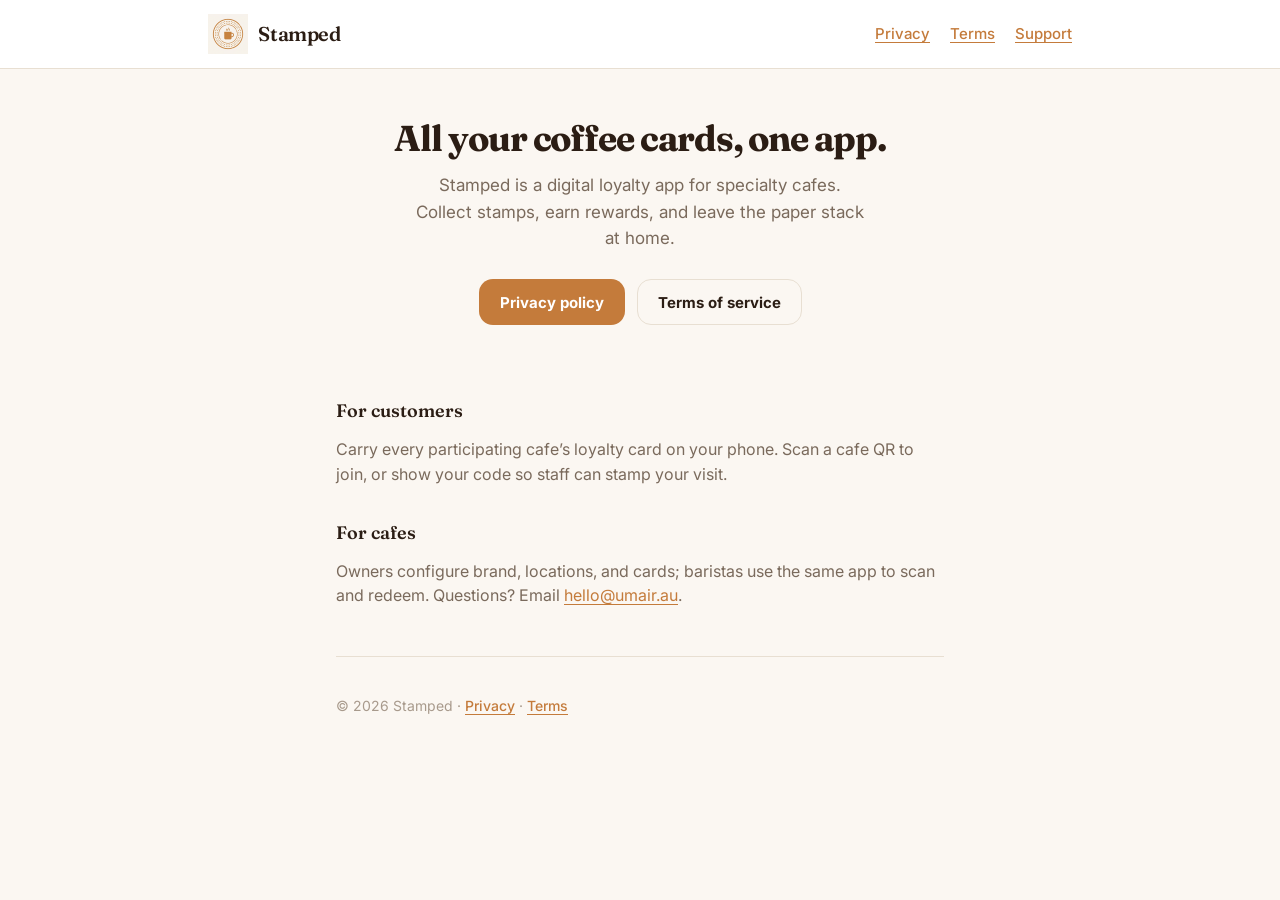
<file: index.html>
<!DOCTYPE html>
<html lang="en">
  <head>
    <meta charset="utf-8" />
    <meta name="viewport" content="width=device-width, initial-scale=1" />
    <title>Stamped — Coffee loyalty, one app</title>
    <meta
      name="description"
      content="Stamped replaces paper punch cards. Collect stamps from participating cafes, redeem rewards, and keep every card in one app."
    />
    <link rel="preconnect" href="https://fonts.googleapis.com" />
    <link rel="preconnect" href="https://fonts.gstatic.com" crossorigin />
    <link
      href="https://fonts.googleapis.com/css2?family=Fraunces:opsz,wght@9..144,600;9..144,700&family=Inter:wght@400;500;700&display=swap"
      rel="stylesheet"
    />
    <link rel="stylesheet" href="assets/styles.css" />
    <link rel="icon" href="assets/logo.png" type="image/png" />
  </head>
  <body>
    <header class="site-header">
      <div class="site-header__inner">
        <a class="logo" href="./" aria-label="Stamped home">
          <img class="logo__mark" src="assets/logo.png" width="160" height="160" alt="" />
          <span class="logo__word">Stamped</span>
        </a>
        <nav class="nav" aria-label="Legal">
          <a href="privacy/">Privacy</a>
          <a href="terms/">Terms</a>
          <a href="mailto:hello@umair.au?subject=Stamped%20support">Support</a>
        </nav>
      </div>
    </header>

    <div class="hero">
      <h1>All your coffee cards, one app.</h1>
      <p>
        Stamped is a digital loyalty app for specialty cafes. Collect stamps, earn rewards, and
        leave the paper stack at home.
      </p>
      <div class="hero-actions">
        <a class="btn btn--primary" href="privacy/">Privacy policy</a>
        <a class="btn btn--secondary" href="terms/">Terms of service</a>
      </div>
    </div>

    <main>
      <section>
        <h2>For customers</h2>
        <p>
          Carry every participating cafe’s loyalty card on your phone. Scan a cafe QR to join, or
          show your code so staff can stamp your visit.
        </p>
      </section>
      <section>
        <h2>For cafes</h2>
        <p>
          Owners configure brand, locations, and cards; baristas use the same app to scan and
          redeem. Questions? Email
          <a href="mailto:hello@umair.au?subject=Stamped%20support">hello@umair.au</a>.
        </p>
      </section>
      <footer class="site-footer">
        <p>
          © <span id="y"></span> Stamped ·
          <a href="privacy/">Privacy</a> ·
          <a href="terms/">Terms</a>
        </p>
      </footer>
    </main>
    <script>
      document.getElementById('y').textContent = new Date().getFullYear();
    </script>
  </body>
</html>
</file>
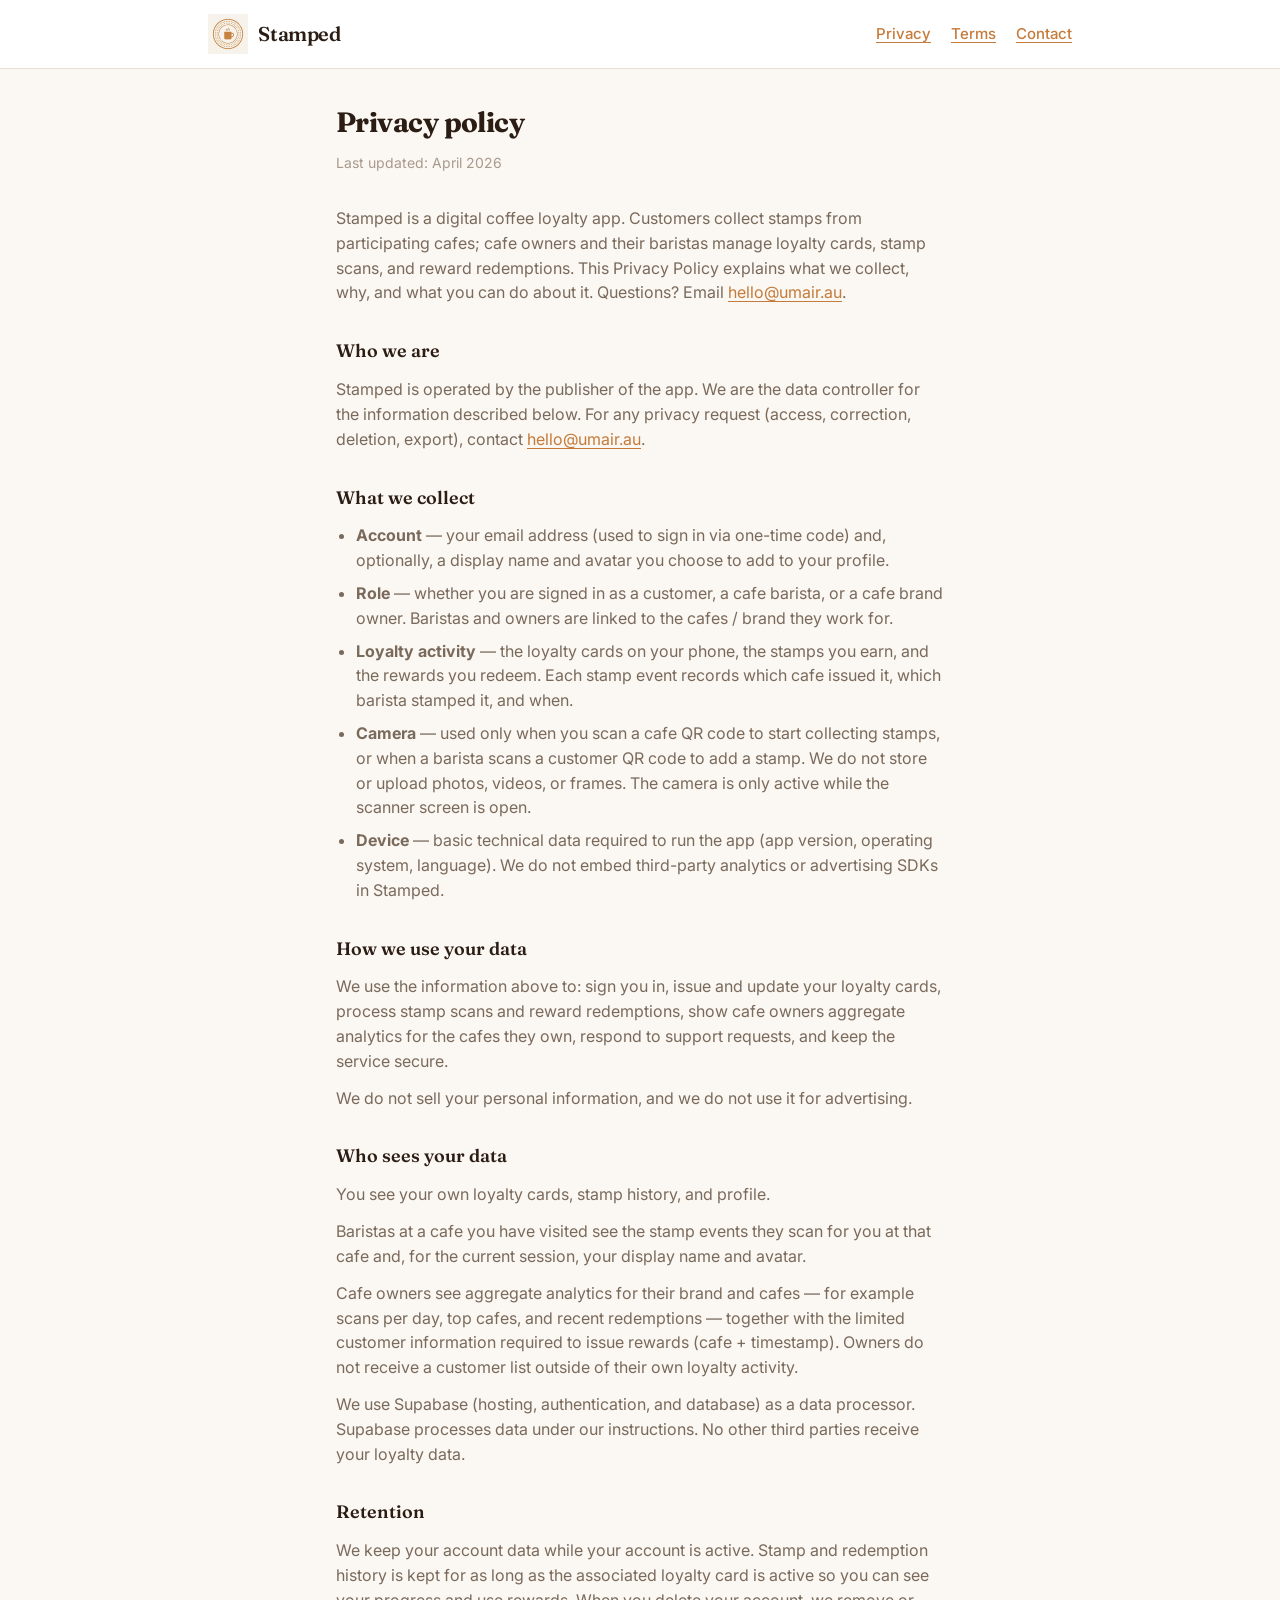
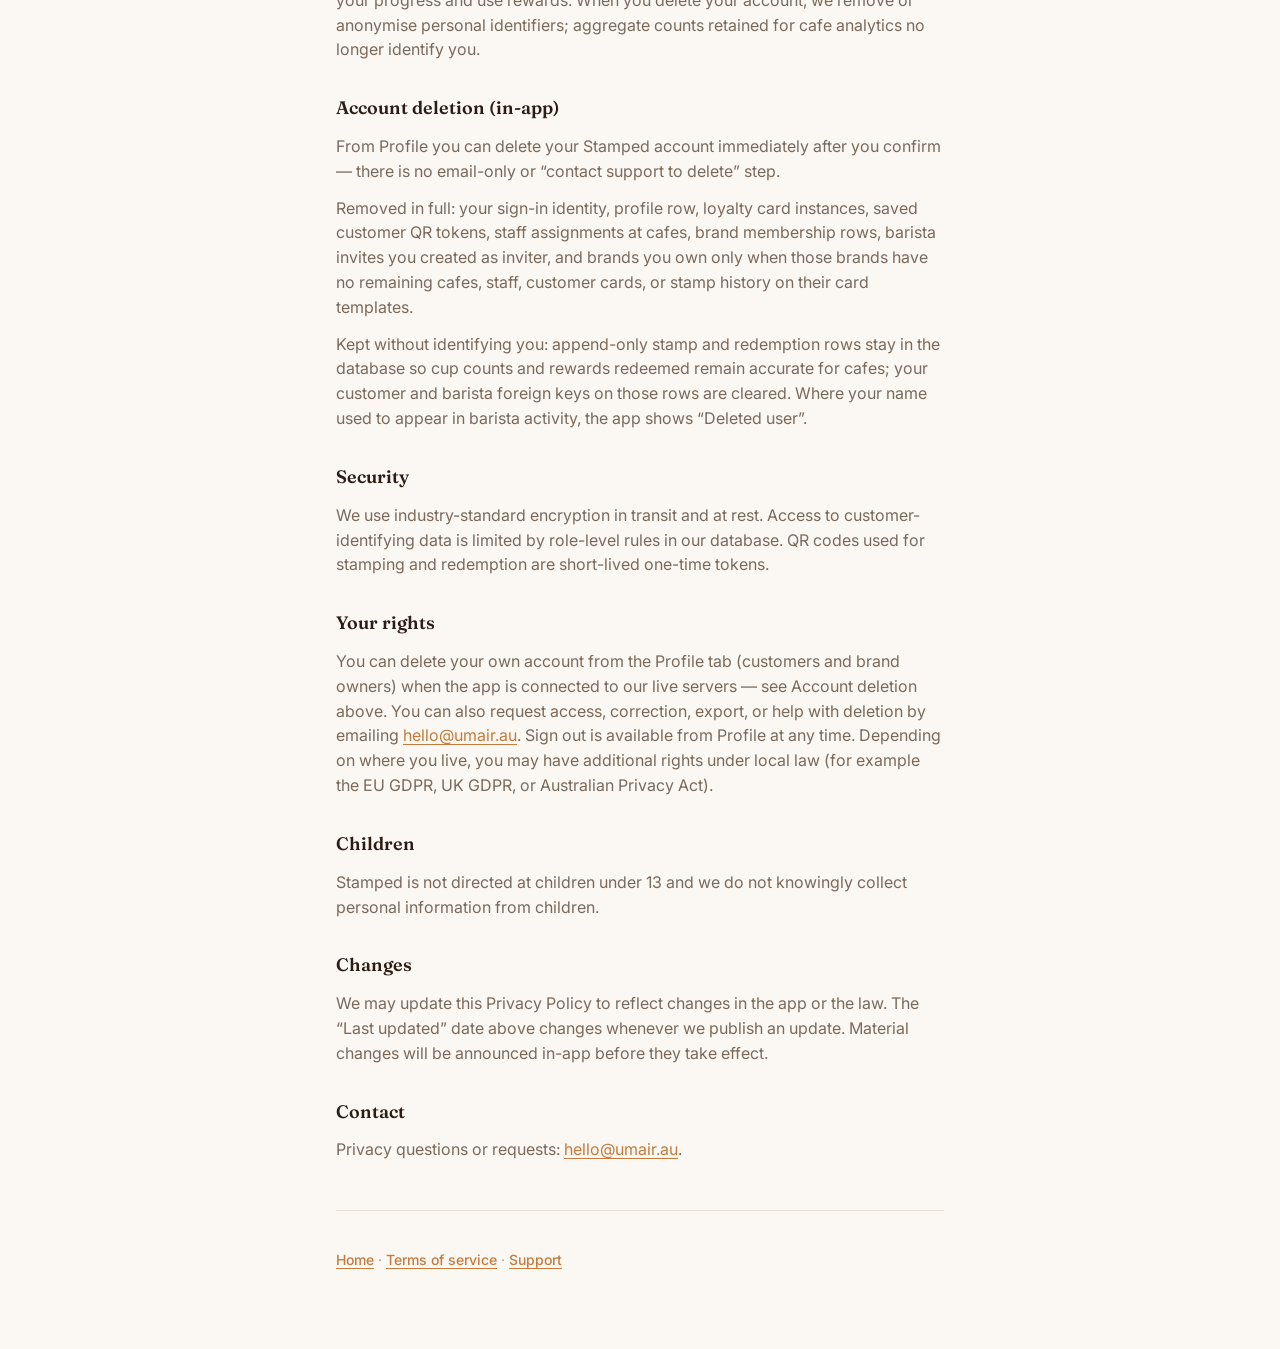
<file: privacy/index.html>
<!DOCTYPE html>
<html lang="en">
  <head>
    <meta charset="utf-8" />
    <meta name="viewport" content="width=device-width, initial-scale=1" />
    <title>Privacy policy — Stamped</title>
    <meta name="description" content="Privacy policy for the Stamped coffee loyalty app." />
    <link rel="preconnect" href="https://fonts.googleapis.com" />
    <link rel="preconnect" href="https://fonts.gstatic.com" crossorigin />
    <link
      href="https://fonts.googleapis.com/css2?family=Fraunces:opsz,wght@9..144,600;9..144,700&family=Inter:wght@400;500;700&display=swap"
      rel="stylesheet"
    />
    <link rel="stylesheet" href="../assets/styles.css" />
    <link rel="icon" href="../assets/logo.png" type="image/png" />
  </head>
  <body>
    <header class="site-header">
      <div class="site-header__inner">
        <a class="logo" href="../" aria-label="Stamped home">
          <img class="logo__mark" src="../assets/logo.png" width="160" height="160" alt="" />
          <span class="logo__word">Stamped</span>
        </a>
        <nav class="nav" aria-label="Legal">
          <a href="./" aria-current="page">Privacy</a>
          <a href="../terms/">Terms</a>
          <a href="mailto:hello@umair.au?subject=Stamped%20privacy">Contact</a>
        </nav>
      </div>
    </header>

    <main>
      <article>
        <h1 class="doc-title">Privacy policy</h1>
        <p class="doc-meta">Last updated: April 2026</p>

        <section id="intro">
          <p>
            Stamped is a digital coffee loyalty app. Customers collect stamps from participating
            cafes; cafe owners and their baristas manage loyalty cards, stamp scans, and reward
            redemptions. This Privacy Policy explains what we collect, why, and what you can do
            about it. Questions? Email
            <a href="mailto:hello@umair.au?subject=Stamped%20privacy">hello@umair.au</a>.
          </p>
        </section>

        <section id="who">
          <h2>Who we are</h2>
          <p>
            Stamped is operated by the publisher of the app. We are the data controller for the
            information described below. For any privacy request (access, correction, deletion,
            export), contact
            <a href="mailto:hello@umair.au?subject=Stamped%20privacy%20request">hello@umair.au</a>.
          </p>
        </section>

        <section id="collect">
          <h2>What we collect</h2>
          <ul class="lead">
            <li>
              <strong>Account</strong> — your email address (used to sign in via one-time code)
              and, optionally, a display name and avatar you choose to add to your profile.
            </li>
            <li>
              <strong>Role</strong> — whether you are signed in as a customer, a cafe barista, or a
              cafe brand owner. Baristas and owners are linked to the cafes / brand they work for.
            </li>
            <li>
              <strong>Loyalty activity</strong> — the loyalty cards on your phone, the stamps you
              earn, and the rewards you redeem. Each stamp event records which cafe issued it,
              which barista stamped it, and when.
            </li>
            <li>
              <strong>Camera</strong> — used only when you scan a cafe QR code to start collecting
              stamps, or when a barista scans a customer QR code to add a stamp. We do not store or
              upload photos, videos, or frames. The camera is only active while the scanner screen
              is open.
            </li>
            <li>
              <strong>Device</strong> — basic technical data required to run the app (app version,
              operating system, language). We do not embed third-party analytics or advertising SDKs
              in Stamped.
            </li>
          </ul>
        </section>

        <section id="use">
          <h2>How we use your data</h2>
          <p>
            We use the information above to: sign you in, issue and update your loyalty cards,
            process stamp scans and reward redemptions, show cafe owners aggregate analytics for the
            cafes they own, respond to support requests, and keep the service secure.
          </p>
          <p>We do not sell your personal information, and we do not use it for advertising.</p>
        </section>

        <section id="who-sees">
          <h2>Who sees your data</h2>
          <p>You see your own loyalty cards, stamp history, and profile.</p>
          <p>
            Baristas at a cafe you have visited see the stamp events they scan for you at that cafe
            and, for the current session, your display name and avatar.
          </p>
          <p>
            Cafe owners see aggregate analytics for their brand and cafes — for example scans per
            day, top cafes, and recent redemptions — together with the limited customer information
            required to issue rewards (cafe + timestamp). Owners do not receive a customer list
            outside of their own loyalty activity.
          </p>
          <p>
            We use Supabase (hosting, authentication, and database) as a data processor. Supabase
            processes data under our instructions. No other third parties receive your loyalty
            data.
          </p>
        </section>

        <section id="retention">
          <h2>Retention</h2>
          <p>
            We keep your account data while your account is active. Stamp and redemption history is
            kept for as long as the associated loyalty card is active so you can see your progress
            and use rewards. When you delete your account, we remove or anonymise personal
            identifiers; aggregate counts retained for cafe analytics no longer identify you.
          </p>
        </section>

        <section id="deletion">
          <h2>Account deletion (in-app)</h2>
          <p>
            From Profile you can delete your Stamped account immediately after you confirm — there
            is no email-only or “contact support to delete” step.
          </p>
          <p>
            Removed in full: your sign-in identity, profile row, loyalty card instances, saved
            customer QR tokens, staff assignments at cafes, brand membership rows, barista invites you
            created as inviter, and brands you own only when those brands have no remaining cafes,
            staff, customer cards, or stamp history on their card templates.
          </p>
          <p>
            Kept without identifying you: append-only stamp and redemption rows stay in the database
            so cup counts and rewards redeemed remain accurate for cafes; your customer and barista
            foreign keys on those rows are cleared. Where your name used to appear in barista
            activity, the app shows “Deleted user”.
          </p>
        </section>

        <section id="security">
          <h2>Security</h2>
          <p>
            We use industry-standard encryption in transit and at rest. Access to
            customer-identifying data is limited by role-level rules in our database. QR codes used
            for stamping and redemption are short-lived one-time tokens.
          </p>
        </section>

        <section id="rights">
          <h2>Your rights</h2>
          <p>
            You can delete your own account from the Profile tab (customers and brand owners) when
            the app is connected to our live servers — see Account deletion above. You can also
            request access, correction, export, or help with deletion by emailing
            <a href="mailto:hello@umair.au?subject=Stamped%20privacy%20request">hello@umair.au</a>.
            Sign out is available from Profile at any time. Depending on where you live, you may
            have additional rights under local law (for example the EU GDPR, UK GDPR, or Australian
            Privacy Act).
          </p>
        </section>

        <section id="children">
          <h2>Children</h2>
          <p>
            Stamped is not directed at children under 13 and we do not knowingly collect personal
            information from children.
          </p>
        </section>

        <section id="changes">
          <h2>Changes</h2>
          <p>
            We may update this Privacy Policy to reflect changes in the app or the law. The “Last
            updated” date above changes whenever we publish an update. Material changes will be
            announced in-app before they take effect.
          </p>
        </section>

        <section id="contact">
          <h2>Contact</h2>
          <p>
            Privacy questions or requests:
            <a href="mailto:hello@umair.au?subject=Stamped%20privacy">hello@umair.au</a>.
          </p>
        </section>

        <footer class="site-footer">
          <p>
            <a href="../">Home</a> ·
            <a href="../terms/">Terms of service</a> ·
            <a href="mailto:hello@umair.au?subject=Stamped%20support">Support</a>
          </p>
        </footer>
      </article>
    </main>
  </body>
</html>
</file>
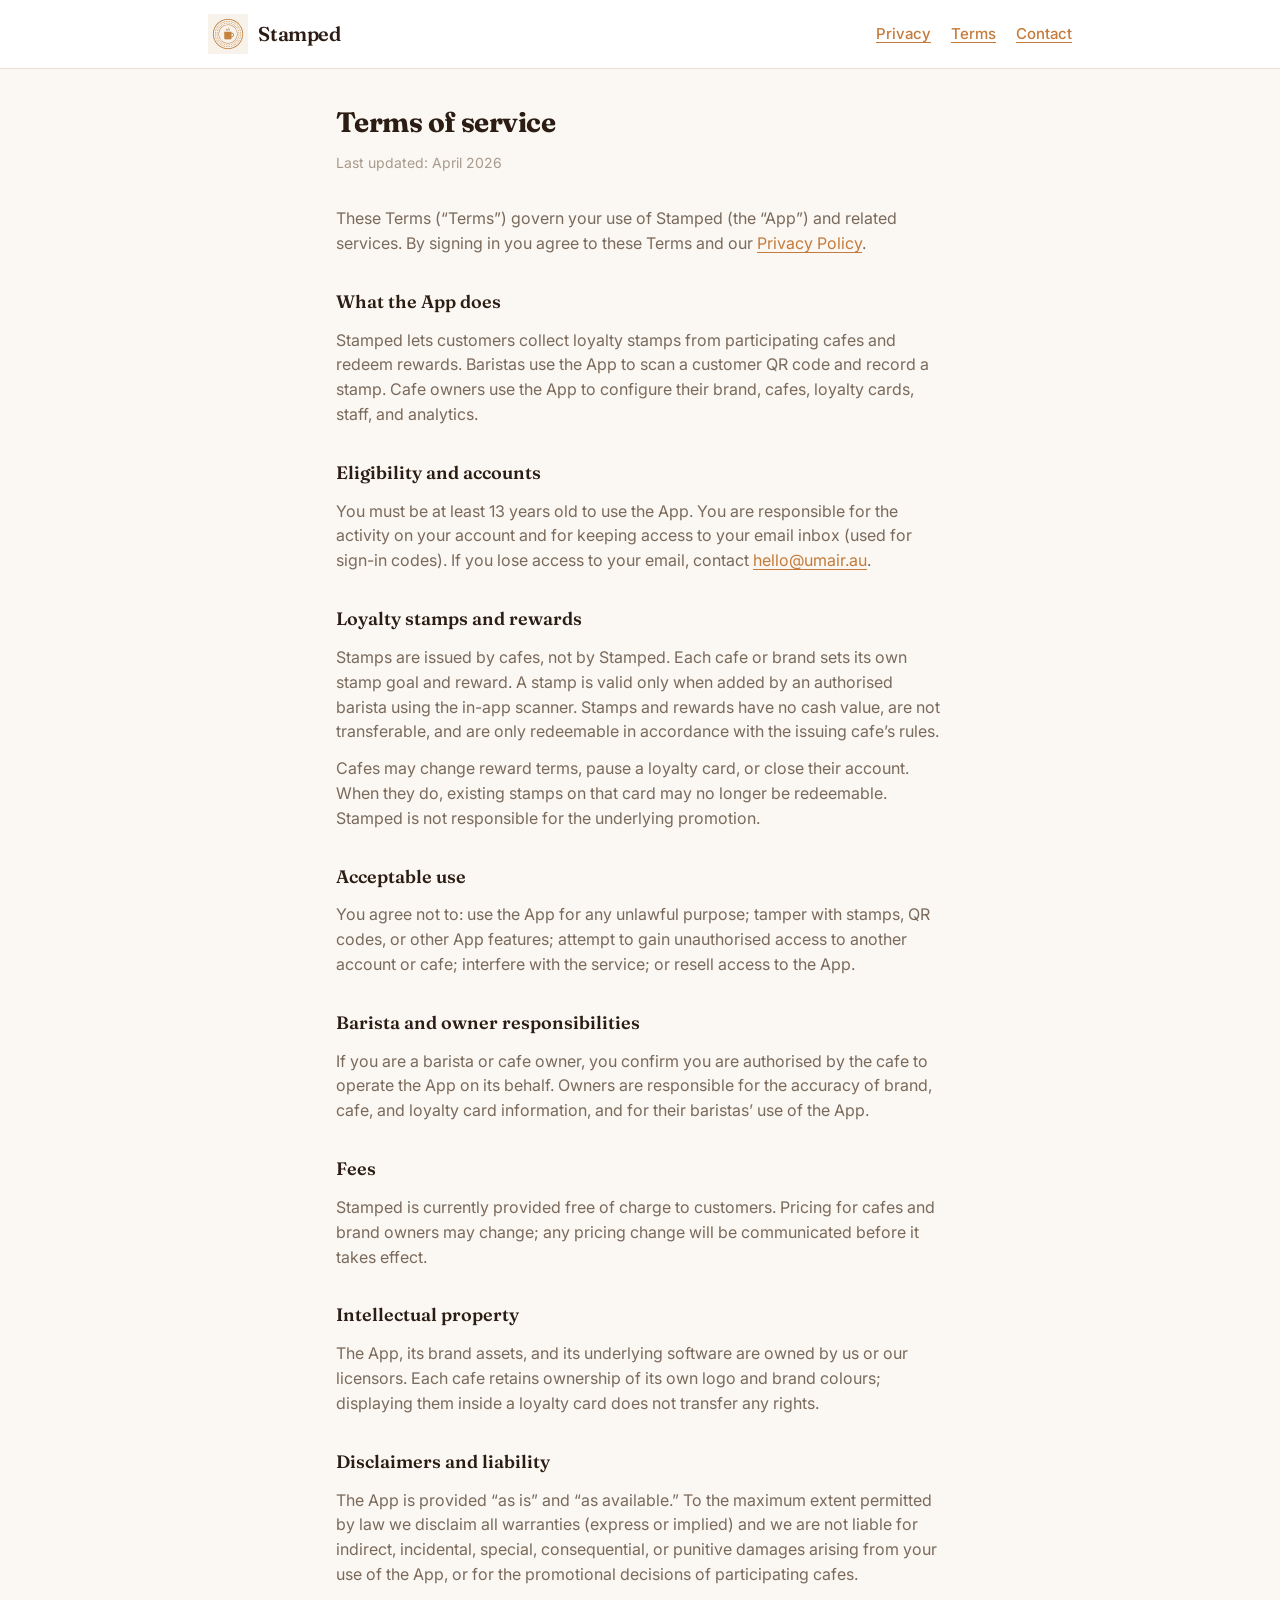
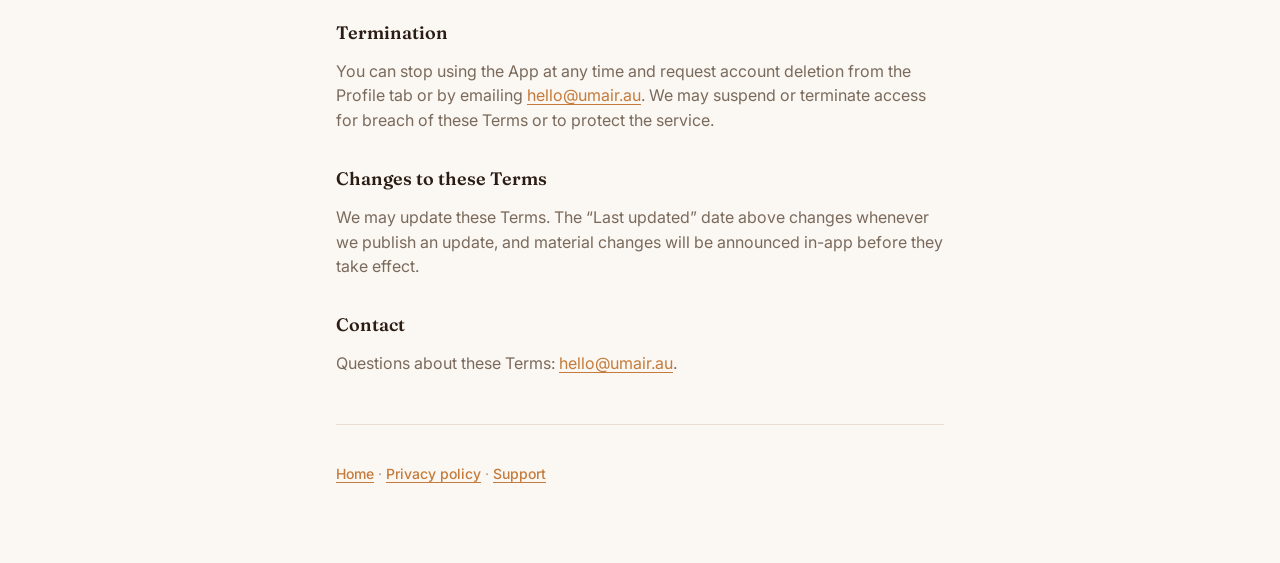
<file: terms/index.html>
<!DOCTYPE html>
<html lang="en">
  <head>
    <meta charset="utf-8" />
    <meta name="viewport" content="width=device-width, initial-scale=1" />
    <title>Terms of service — Stamped</title>
    <meta name="description" content="Terms of service for the Stamped coffee loyalty app." />
    <link rel="preconnect" href="https://fonts.googleapis.com" />
    <link rel="preconnect" href="https://fonts.gstatic.com" crossorigin />
    <link
      href="https://fonts.googleapis.com/css2?family=Fraunces:opsz,wght@9..144,600;9..144,700&family=Inter:wght@400;500;700&display=swap"
      rel="stylesheet"
    />
    <link rel="stylesheet" href="../assets/styles.css" />
    <link rel="icon" href="../assets/logo.png" type="image/png" />
  </head>
  <body>
    <header class="site-header">
      <div class="site-header__inner">
        <a class="logo" href="../" aria-label="Stamped home">
          <img class="logo__mark" src="../assets/logo.png" width="160" height="160" alt="" />
          <span class="logo__word">Stamped</span>
        </a>
        <nav class="nav" aria-label="Legal">
          <a href="../privacy/">Privacy</a>
          <a href="./" aria-current="page">Terms</a>
          <a href="mailto:hello@umair.au?subject=Stamped%20terms">Contact</a>
        </nav>
      </div>
    </header>

    <main>
      <article>
        <h1 class="doc-title">Terms of service</h1>
        <p class="doc-meta">Last updated: April 2026</p>

        <section id="intro">
          <p>
            These Terms (“Terms”) govern your use of Stamped (the “App”) and related services. By
            signing in you agree to these Terms and our
            <a href="../privacy/">Privacy Policy</a>.
          </p>
        </section>

        <section id="what">
          <h2>What the App does</h2>
          <p>
            Stamped lets customers collect loyalty stamps from participating cafes and redeem
            rewards. Baristas use the App to scan a customer QR code and record a stamp. Cafe owners
            use the App to configure their brand, cafes, loyalty cards, staff, and analytics.
          </p>
        </section>

        <section id="eligibility">
          <h2>Eligibility and accounts</h2>
          <p>
            You must be at least 13 years old to use the App. You are responsible for the activity on
            your account and for keeping access to your email inbox (used for sign-in codes). If you
            lose access to your email, contact
            <a href="mailto:hello@umair.au?subject=Stamped%20account">hello@umair.au</a>.
          </p>
        </section>

        <section id="loyalty">
          <h2>Loyalty stamps and rewards</h2>
          <p>
            Stamps are issued by cafes, not by Stamped. Each cafe or brand sets its own stamp goal
            and reward. A stamp is valid only when added by an authorised barista using the in-app
            scanner. Stamps and rewards have no cash value, are not transferable, and are only
            redeemable in accordance with the issuing cafe’s rules.
          </p>
          <p>
            Cafes may change reward terms, pause a loyalty card, or close their account. When they
            do, existing stamps on that card may no longer be redeemable. Stamped is not responsible
            for the underlying promotion.
          </p>
        </section>

        <section id="acceptable">
          <h2>Acceptable use</h2>
          <p>
            You agree not to: use the App for any unlawful purpose; tamper with stamps, QR codes, or
            other App features; attempt to gain unauthorised access to another account or cafe;
            interfere with the service; or resell access to the App.
          </p>
        </section>

        <section id="barista-owner">
          <h2>Barista and owner responsibilities</h2>
          <p>
            If you are a barista or cafe owner, you confirm you are authorised by the cafe to
            operate the App on its behalf. Owners are responsible for the accuracy of brand, cafe,
            and loyalty card information, and for their baristas’ use of the App.
          </p>
        </section>

        <section id="fees">
          <h2>Fees</h2>
          <p>
            Stamped is currently provided free of charge to customers. Pricing for cafes and brand
            owners may change; any pricing change will be communicated before it takes effect.
          </p>
        </section>

        <section id="ip">
          <h2>Intellectual property</h2>
          <p>
            The App, its brand assets, and its underlying software are owned by us or our licensors.
            Each cafe retains ownership of its own logo and brand colours; displaying them inside a
            loyalty card does not transfer any rights.
          </p>
        </section>

        <section id="liability">
          <h2>Disclaimers and liability</h2>
          <p>
            The App is provided “as is” and “as available.” To the maximum extent permitted by law we
            disclaim all warranties (express or implied) and we are not liable for indirect,
            incidental, special, consequential, or punitive damages arising from your use of the App,
            or for the promotional decisions of participating cafes.
          </p>
        </section>

        <section id="termination">
          <h2>Termination</h2>
          <p>
            You can stop using the App at any time and request account deletion from the Profile tab
            or by emailing
            <a href="mailto:hello@umair.au?subject=Stamped%20account%20deletion">hello@umair.au</a>.
            We may suspend or terminate access for breach of these Terms or to protect the service.
          </p>
        </section>

        <section id="changes">
          <h2>Changes to these Terms</h2>
          <p>
            We may update these Terms. The “Last updated” date above changes whenever we publish an
            update, and material changes will be announced in-app before they take effect.
          </p>
        </section>

        <section id="contact">
          <h2>Contact</h2>
          <p>
            Questions about these Terms:
            <a href="mailto:hello@umair.au?subject=Stamped%20terms">hello@umair.au</a>.
          </p>
        </section>

        <footer class="site-footer">
          <p>
            <a href="../">Home</a> ·
            <a href="../privacy/">Privacy policy</a> ·
            <a href="mailto:hello@umair.au?subject=Stamped%20support">Support</a>
          </p>
        </footer>
      </article>
    </main>
  </body>
</html>
</file>
<file: assets/styles.css>
/* Stamped — static legal site. Aligns with app shell tokens (warm light-first). */

:root {
  --bg: #fbf7f2;
  --surface: #ffffff;
  --text: #2b1d14;
  --text-secondary: #7a6a5c;
  --text-muted: #a89a8c;
  --accent: #c47b3b;
  --accent-pressed: #a8682f;
  --border: #e8dfd2;
  --font-serif: 'Fraunces', Georgia, 'Times New Roman', serif;
  --font-sans: 'Inter', system-ui, -apple-system, sans-serif;
  --space: 1rem;
  --radius: 12px;
  --max: 40rem;
}

*,
*::before,
*::after {
  box-sizing: border-box;
}

html {
  scroll-behavior: smooth;
}

body {
  margin: 0;
  min-height: 100vh;
  font-family: var(--font-sans);
  font-size: 1rem;
  line-height: 1.55;
  color: var(--text);
  background: var(--bg);
}

a {
  color: var(--accent);
  text-decoration-thickness: 1px;
  text-underline-offset: 3px;
}

a:hover {
  color: var(--accent-pressed);
}

.site-header {
  background: var(--surface);
  border-bottom: 1px solid var(--border);
  position: sticky;
  top: 0;
  z-index: 10;
}

.site-header__inner {
  max-width: 56rem;
  margin: 0 auto;
  padding: 0.875rem var(--space);
  display: flex;
  align-items: center;
  justify-content: space-between;
  gap: 1rem;
  flex-wrap: wrap;
}

.logo {
  display: inline-flex;
  align-items: center;
  gap: 0.65rem;
  font-family: var(--font-serif);
  font-weight: 600;
  font-size: 1.25rem;
  color: var(--text);
  text-decoration: none;
  letter-spacing: -0.02em;
}

.logo:hover {
  color: var(--accent);
}

.logo:hover .logo__mark {
  opacity: 0.92;
}

.logo__mark {
  height: 40px;
  width: auto;
  display: block;
  flex-shrink: 0;
}

.logo__word {
  line-height: 1;
}

.nav {
  display: flex;
  gap: 1.25rem;
  flex-wrap: wrap;
}

.nav a {
  font-size: 0.9375rem;
  font-weight: 500;
}

main {
  max-width: var(--max);
  margin: 0 auto;
  padding: 2rem var(--space) 4rem;
}

.hero {
  max-width: 56rem;
  margin: 0 auto;
  padding: 3rem var(--space) 2.5rem;
  text-align: center;
}

.hero h1 {
  font-family: var(--font-serif);
  font-weight: 700;
  font-size: clamp(1.75rem, 4vw, 2.25rem);
  line-height: 1.2;
  letter-spacing: -0.03em;
  margin: 0 0 0.75rem;
  color: var(--text);
}

.hero p {
  margin: 0 auto;
  max-width: 28rem;
  color: var(--text-secondary);
  font-size: 1.0625rem;
}

.hero-actions {
  margin-top: 1.75rem;
  display: flex;
  gap: 0.75rem;
  justify-content: center;
  flex-wrap: wrap;
}

.btn {
  display: inline-flex;
  align-items: center;
  justify-content: center;
  padding: 0.65rem 1.25rem;
  border-radius: 14px;
  font-family: var(--font-sans);
  font-weight: 700;
  font-size: 0.9375rem;
  text-decoration: none;
  border: 1px solid transparent;
  cursor: pointer;
}

.btn--primary {
  background: var(--accent);
  color: #fff;
}

.btn--primary:hover {
  background: var(--accent-pressed);
  color: #fff;
}

.btn--secondary {
  background: transparent;
  color: var(--text);
  border-color: var(--border);
}

.btn--secondary:hover {
  border-color: var(--text-muted);
  color: var(--text);
}

.doc-title {
  font-family: var(--font-serif);
  font-weight: 700;
  font-size: 1.75rem;
  margin: 0 0 0.5rem;
  letter-spacing: -0.02em;
}

.doc-meta {
  font-size: 0.875rem;
  color: var(--text-muted);
  margin: 0 0 2rem;
}

section {
  margin-bottom: 2rem;
}

section h2 {
  font-family: var(--font-serif);
  font-weight: 600;
  font-size: 1.125rem;
  margin: 0 0 0.75rem;
  color: var(--text);
}

section p {
  margin: 0 0 0.75rem;
  color: var(--text-secondary);
}

section p:last-child {
  margin-bottom: 0;
}

ul.lead {
  margin: 0 0 1rem;
  padding-left: 1.25rem;
  color: var(--text-secondary);
}

ul.lead li {
  margin-bottom: 0.5rem;
}

.site-footer {
  margin-top: 3rem;
  padding-top: 1.5rem;
  border-top: 1px solid var(--border);
  font-size: 0.875rem;
  color: var(--text-muted);
}

.site-footer a {
  font-weight: 500;
}
</file>
